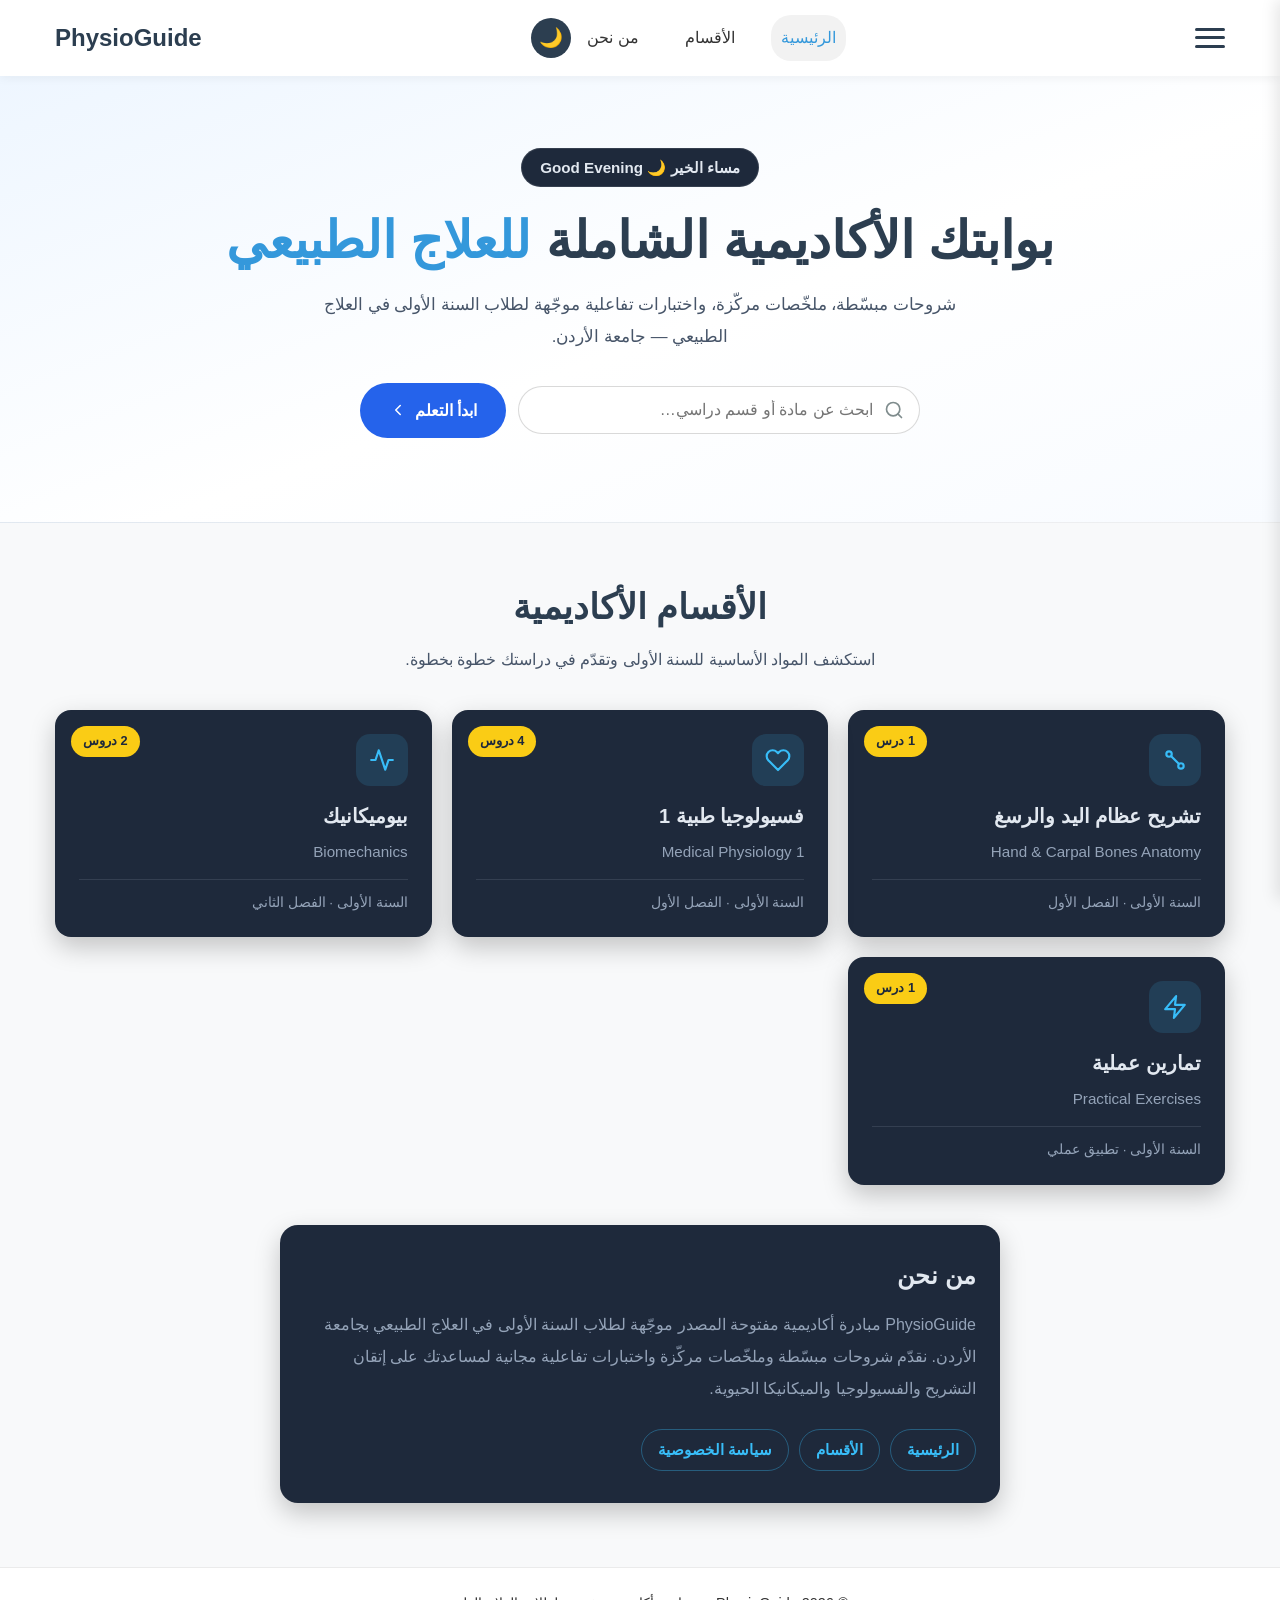
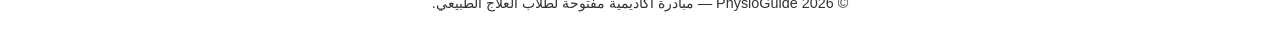
<file: index.html>
<!doctype html>
<html lang="ar" dir="rtl">
  <head>
    <meta charset="UTF-8" />
    <meta name="viewport" content="width=device-width, initial-scale=1.0" />
    <meta
      name="description"
      content="منصة PhysioGuide الأكاديمية — شروحات واختبارات تفاعلية لطلاب السنة الأولى في العلاج الطبيعي بجامعة الأردن."
    />
    <title>PhysioGuide — بوابتك الأكاديمية للعلاج الطبيعي</title>

    <link rel="preconnect" href="https://fonts.googleapis.com" />

    <link rel="stylesheet" href="css/style.css" />

    <script>
      if (localStorage.getItem("theme") === "dark") {
        document.documentElement.setAttribute("data-theme", "dark");
      }
    </script>
  </head>
  <body>
    <!-- ===== شريط التنقل العلوي ===== -->
    <header class="navbar">
      <div class="container navbar__container">
        <div class="navbar__logo">PhysioGuide</div>

        <nav class="navbar__nav" aria-label="التنقل الرئيسي">
          <a href="index.html" class="navbar__link navbar__link--active">الرئيسية</a>
          <a href="#categories" class="navbar__link">الأقسام</a>
          <a href="#about" class="navbar__link">من نحن</a>

          <button class="theme-toggle-btn sidebar-theme-btn" aria-label="تغيير الوضع">
            <span class="theme-icon">🌙</span>
          </button>
        </nav>

        <button class="hamburger-btn" id="mobile-menu-toggle" aria-label="افتح القائمة">
          <span class="hamburger-btn__line"></span>
          <span class="hamburger-btn__line"></span>
          <span class="hamburger-btn__line"></span>
        </button>
      </div>
    </header>

    <!-- ===== القائمة الجانبية (Drawer) ===== -->
    <aside class="mobile-sidebar" id="mobile-sidebar">
      <nav class="mobile-sidebar__nav">
        <a href="index.html" class="mobile-sidebar__link mobile-sidebar__link--active">
          <svg class="mobile-sidebar__icon" viewBox="0 0 24 24" fill="none" stroke="currentColor" stroke-width="2" stroke-linecap="round" stroke-linejoin="round" aria-hidden="true"><path d="M3 9l9-7 9 7v11a2 2 0 0 1-2 2H5a2 2 0 0 1-2-2z"></path><polyline points="9 22 9 12 15 12 15 22"></polyline></svg>
          <span>الرئيسية</span>
        </a>
        <a href="#categories" class="mobile-sidebar__link">
          <svg class="mobile-sidebar__icon" viewBox="0 0 24 24" fill="none" stroke="currentColor" stroke-width="2" stroke-linecap="round" stroke-linejoin="round" aria-hidden="true"><rect x="3" y="3" width="7" height="7" rx="1"></rect><rect x="14" y="3" width="7" height="7" rx="1"></rect><rect x="3" y="14" width="7" height="7" rx="1"></rect><rect x="14" y="14" width="7" height="7" rx="1"></rect></svg>
          <span>الأقسام الأكاديمية</span>
        </a>
        <a href="#categories" class="mobile-sidebar__link" data-filter="أناتومي">
          <svg class="mobile-sidebar__icon" viewBox="0 0 24 24" fill="none" stroke="currentColor" stroke-width="2" stroke-linecap="round" stroke-linejoin="round" aria-hidden="true"><circle cx="6.5" cy="6.5" r="2.5"></circle><circle cx="17.5" cy="17.5" r="2.5"></circle><line x1="8.75" y1="8.75" x2="15.25" y2="15.25"></line></svg>
          <span>أناتومي</span>
        </a>
        <a href="#categories" class="mobile-sidebar__link" data-filter="فسيولوجي">
          <svg class="mobile-sidebar__icon" viewBox="0 0 24 24" fill="none" stroke="currentColor" stroke-width="2" stroke-linecap="round" stroke-linejoin="round" aria-hidden="true"><path d="M20.84 4.61a5.5 5.5 0 0 0-7.78 0L12 5.67l-1.06-1.06a5.5 5.5 0 0 0-7.78 7.78l1.06 1.06L12 21.23l7.78-7.78 1.06-1.06a5.5 5.5 0 0 0 0-7.78z"></path></svg>
          <span>فسيولوجي</span>
        </a>
        <a href="#categories" class="mobile-sidebar__link" data-filter="تمارين">
          <svg class="mobile-sidebar__icon" viewBox="0 0 24 24" fill="none" stroke="currentColor" stroke-width="2" stroke-linecap="round" stroke-linejoin="round" aria-hidden="true"><polygon points="13 2 3 14 12 14 11 22 21 10 12 10 13 2"></polygon></svg>
          <span>تمارين</span>
        </a>
        <a href="#about" class="mobile-sidebar__link">
          <svg class="mobile-sidebar__icon" viewBox="0 0 24 24" fill="none" stroke="currentColor" stroke-width="2" stroke-linecap="round" stroke-linejoin="round" aria-hidden="true"><circle cx="12" cy="12" r="10"></circle><line x1="12" y1="16" x2="12" y2="12"></line><line x1="12" y1="8" x2="12.01" y2="8"></line></svg>
          <span>من نحن</span>
        </a>

        <div class="mobile-sidebar__theme-section">
          <span class="mobile-sidebar__theme-label">الوضع البصري:</span>
          <button class="theme-toggle-btn sidebar-theme-btn" aria-label="تغيير الوضع">
            <span class="theme-icon">🌙</span>
          </button>
        </div>
      </nav>
    </aside>

    <div class="overlay" id="sidebar-overlay"></div>

    <main>
      <!-- ===== قسم البطل (Hero) ===== -->
      <section class="hero" id="home">
        <div class="container hero__container">
          <span class="greeting-badge" id="greeting-badge" role="status" aria-live="polite"></span>

          <h1 class="hero__title">
            بوابتك الأكاديمية الشاملة
            <span class="hero__highlight">للعلاج الطبيعي</span>
          </h1>

          <p class="hero__subtitle">
            شروحات مبسّطة، ملخّصات مركّزة، واختبارات تفاعلية موجّهة لطلاب السنة
            الأولى في العلاج الطبيعي — جامعة الأردن.
          </p>

          <div class="hero__search">
            <div class="hero__search-field">
              <svg viewBox="0 0 24 24" fill="none" stroke="currentColor" stroke-width="2" stroke-linecap="round" stroke-linejoin="round" aria-hidden="true"><circle cx="11" cy="11" r="8"></circle><line x1="21" y1="21" x2="16.65" y2="16.65"></line></svg>
              <input type="search" id="category-search" class="hero__search-input" placeholder="ابحث عن مادة أو قسم دراسي…" aria-label="ابحث عن الأقسام الأكاديمية" autocomplete="off" />
            </div>
            <a href="reader.html" class="hero__cta">
              ابدأ التعلم
              <svg viewBox="0 0 24 24" fill="none" stroke="currentColor" stroke-width="2" stroke-linecap="round" stroke-linejoin="round" aria-hidden="true"><polyline points="15 18 9 12 15 6"></polyline></svg>
            </a>
          </div>
        </div>
      </section>

      <!-- ===== الأقسام الأكاديمية ===== -->
      <section class="categories" id="categories">
        <div class="container">
          <header class="section-head">
            <h2 class="section-head__title">الأقسام الأكاديمية</h2>
            <p class="section-head__subtitle">
              استكشف المواد الأساسية للسنة الأولى وتقدّم في دراستك خطوة بخطوة.
            </p>
          </header>

          <div class="categories-grid" id="categories-grid">
            <a href="reader.html" class="category-card" data-search="تشريح عظام اليد والرسغ hand carpal bones anatomy أناتومي رسغ">
              <span class="category-card__count">1 درس</span>
              <span class="category-card__icon">
                <svg viewBox="0 0 24 24" fill="none" stroke="currentColor" stroke-width="2" stroke-linecap="round" stroke-linejoin="round" aria-hidden="true"><circle cx="6.5" cy="6.5" r="2.5"></circle><circle cx="17.5" cy="17.5" r="2.5"></circle><line x1="8.75" y1="8.75" x2="15.25" y2="15.25"></line></svg>
              </span>
              <h3 class="category-card__title">تشريح عظام اليد والرسغ</h3>
              <p class="category-card__subtitle">Hand &amp; Carpal Bones Anatomy</p>
              <p class="category-card__meta">السنة الأولى · الفصل الأول</p>
            </a>

            <a href="reader.html" class="category-card" data-search="فسيولوجيا طبية physiology فسيولوجي">
              <span class="category-card__count">4 دروس</span>
              <span class="category-card__icon">
                <svg viewBox="0 0 24 24" fill="none" stroke="currentColor" stroke-width="2" stroke-linecap="round" stroke-linejoin="round" aria-hidden="true"><path d="M20.84 4.61a5.5 5.5 0 0 0-7.78 0L12 5.67l-1.06-1.06a5.5 5.5 0 0 0-7.78 7.78l1.06 1.06L12 21.23l7.78-7.78 1.06-1.06a5.5 5.5 0 0 0 0-7.78z"></path></svg>
              </span>
              <h3 class="category-card__title">فسيولوجيا طبية 1</h3>
              <p class="category-card__subtitle">Medical Physiology 1</p>
              <p class="category-card__meta">السنة الأولى · الفصل الأول</p>
            </a>

            <a href="reader.html" class="category-card" data-search="بيوميكانيك biomechanics ميكانيكا حيوية">
              <span class="category-card__count">2 دروس</span>
              <span class="category-card__icon">
                <svg viewBox="0 0 24 24" fill="none" stroke="currentColor" stroke-width="2" stroke-linecap="round" stroke-linejoin="round" aria-hidden="true"><polyline points="22 12 18 12 15 21 9 3 6 12 2 12"></polyline></svg>
              </span>
              <h3 class="category-card__title">بيوميكانيك</h3>
              <p class="category-card__subtitle">Biomechanics</p>
              <p class="category-card__meta">السنة الأولى · الفصل الثاني</p>
            </a>

            <a href="article.html" class="category-card" data-search="تمارين عملية practical exercises تمارين">
              <span class="category-card__count">1 درس</span>
              <span class="category-card__icon">
                <svg viewBox="0 0 24 24" fill="none" stroke="currentColor" stroke-width="2" stroke-linecap="round" stroke-linejoin="round" aria-hidden="true"><polygon points="13 2 3 14 12 14 11 22 21 10 12 10 13 2"></polygon></svg>
              </span>
              <h3 class="category-card__title">تمارين عملية</h3>
              <p class="category-card__subtitle">Practical Exercises</p>
              <p class="category-card__meta">السنة الأولى · تطبيق عملي</p>
            </a>
          </div>
        </div>
      </section>

      <!-- ===== من نحن ===== -->
      <section class="about" id="about">
        <div class="container">
          <article class="about-card">
            <h2 class="about-card__title">من نحن</h2>
            <p class="about-card__text">
              PhysioGuide مبادرة أكاديمية مفتوحة المصدر موجّهة لطلاب السنة الأولى
              في العلاج الطبيعي بجامعة الأردن. نقدّم شروحات مبسّطة وملخّصات مركّزة
              واختبارات تفاعلية مجانية لمساعدتك على إتقان التشريح والفسيولوجيا
              والميكانيكا الحيوية.
            </p>
            <nav class="about-card__links" aria-label="روابط سريعة">
              <a href="index.html">الرئيسية</a>
              <a href="#categories">الأقسام</a>
              <a href="#privacy">سياسة الخصوصية</a>
            </nav>
          </article>
        </div>
      </section>
    </main>

    <!-- ===== تذييل الموقع ===== -->
    <footer class="site-footer">
      <div class="container site-footer__container">
        <p>© 2026 PhysioGuide — مبادرة أكاديمية مفتوحة لطلاب العلاج الطبيعي.</p>
      </div>
    </footer>

    <!-- ===== زر التمرير الدائري ===== -->
    <button id="smartScrollBtn" class="scroll-btn scroll-btn--hidden" aria-label="الصعود إلى الأعلى">
      <svg class="scroll-btn__arrow" viewBox="0 0 24 24" fill="none" stroke="currentColor" stroke-width="2.5" stroke-linecap="round" stroke-linejoin="round" aria-hidden="true">
        <polyline points="18 15 12 9 6 15"></polyline>
      </svg>
    </button>

    <script src="js/script.js" type="module"></script>
  </body>
</html>
</file>
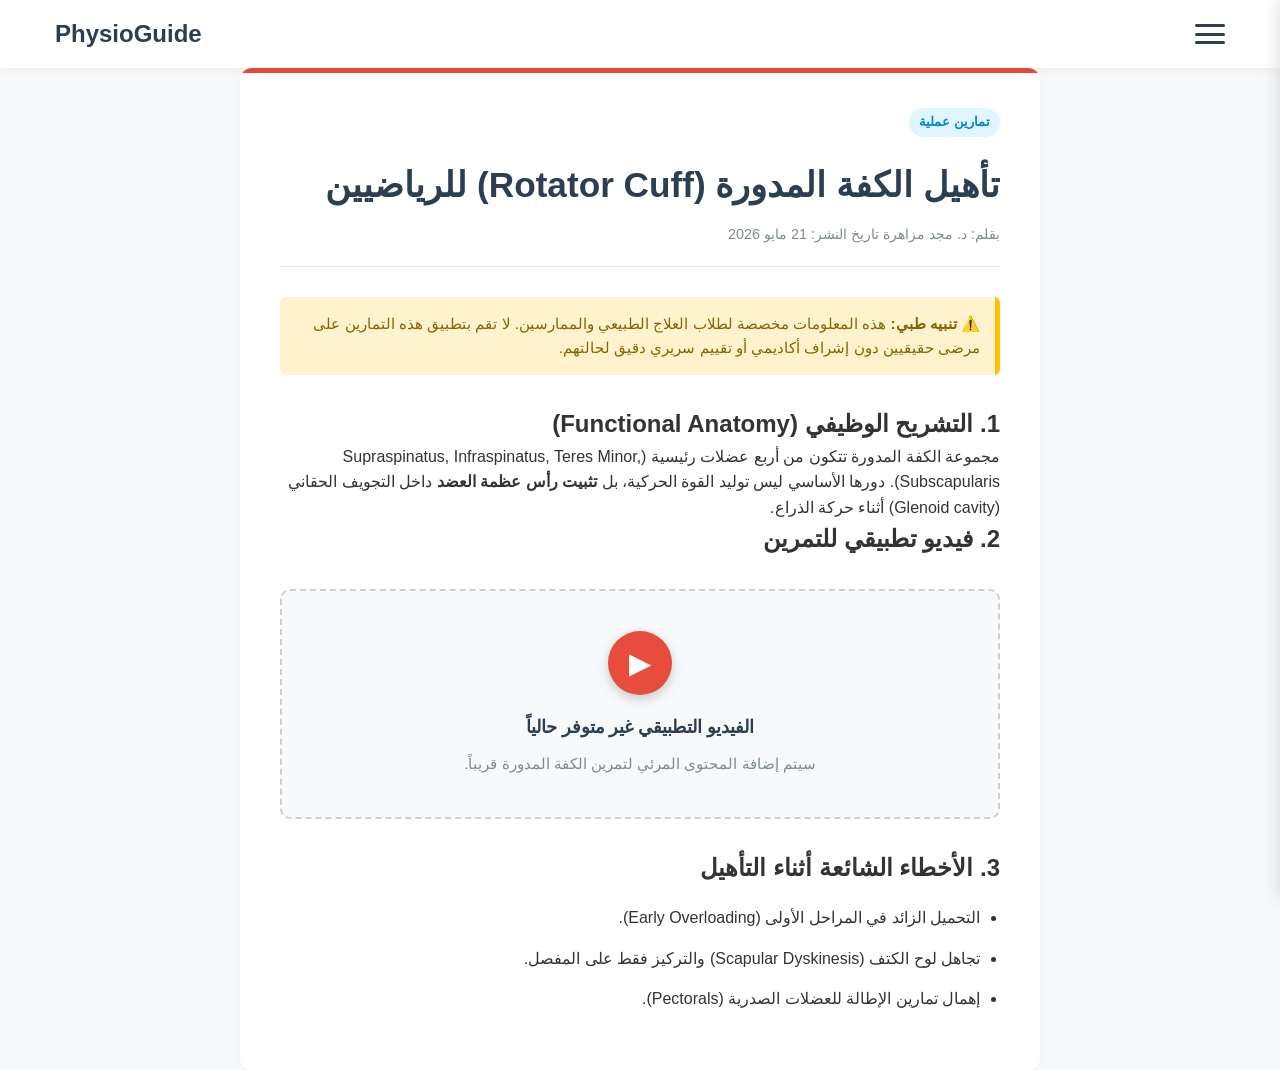
<file: article.html>
<!doctype html>
<html lang="ar" dir="rtl">
  <head>
    <meta charset="UTF-8" />
    <meta name="viewport" content="width=device-width, initial-scale=1.0" />
    <meta
      name="description"
      content="منصة PhysioGuide الأكاديمية - شروحات واختبارات تفاعلية لطلاب العلاج الطبيعي."
    />
    <title>PhysioGuide</title>

    <link rel="stylesheet" href="css/style.css" />

    <script>
      if (localStorage.getItem("theme") === "dark") {
        document.documentElement.setAttribute("data-theme", "dark");
      }
    </script>
  </head>

  <body>
    <header class="navbar">
      <div class="container navbar__container">
        <div class="navbar__logo">PhysioGuide</div>

        <button
          class="hamburger-btn"
          id="mobile-menu-toggle"
          aria-label="افتح القائمة"
        >
          <span class="hamburger-btn__line"></span>
          <span class="hamburger-btn__line"></span>
          <span class="hamburger-btn__line"></span>
        </button>
      </div>
    </header>

    <aside class="mobile-sidebar" id="mobile-sidebar">
      <nav class="mobile-sidebar__nav">
        <!+-+-+-+-+-+-+-+-+-+-+-+-+-+-+-+-+-+--+-+-+وين امو لهاض mobile-sidebar__nav؟؟؟>
        <a href="index.html" class="mobile-sidebar__link">الرئيسية</a>
        <a href="reader.html" class="mobile-sidebar__link">قارئ المحاضرات</a>
        <a href="#" class="mobile-sidebar__link">أناتومي</a>
        <a href="#" class="mobile-sidebar__link">فسيولوجي</a>
        <a href="#" class="mobile-sidebar__link">تمارين</a>

        <div class="mobile-sidebar__theme-section">
          <span class="mobile-sidebar__theme-label">الوضع البصري:</span>
          <button
            class="theme-toggle-btn sidebar-theme-btn"
            aria-label="تغيير الوضع"
          >
            <span class="theme-icon">🌙</span>
          </button>
        </div>
      </nav>
    </aside>

    <div class="overlay" id="sidebar-overlay"></div>

    <main class="container u-margin-top-md">
      <article class="article">
        <div class="article__progress-bar"></div>

        <header class="article__header">
          <span class="badge badge--primary">تمارين عملية</span>
          <h1 class="article__title">
            تأهيل الكفة المدورة (Rotator Cuff) للرياضيين
          </h1>
          <div class="article__meta">
            <span class="article__meta-item">بقلم: د. مجد مزاهرة</span>
            <span class="article__meta-item">تاريخ النشر: 21 مايو 2026</span>
          </div>
        </header>

        <div class="medical-disclaimer">
          <div class="medical-disclaimer__accent-line"></div>
          <p class="medical-disclaimer__text">
            <strong>⚠️ تنبيه طبي:</strong> هذه المعلومات مخصصة لطلاب العلاج
            الطبيعي والممارسين. لا تقم بتطبيق هذه التمارين على مرضى حقيقيين دون
            إشراف أكاديمي أو تقييم سريري دقيق لحالتهم.
          </p>
        </div>

        <div class="article__content">
          <h2>1. التشريح الوظيفي (Functional Anatomy)</h2>
          <p>
            مجموعة الكفة المدورة تتكون من أربع عضلات رئيسية (Supraspinatus,
            Infraspinatus, Teres Minor, Subscapularis). دورها الأساسي ليس توليد
            القوة الحركية، بل <strong>تثبيت رأس عظمة العضد</strong> داخل التجويف
            الحقاني (Glenoid cavity) أثناء حركة الذراع.
          </p>

          <h2>2. فيديو تطبيقي للتمرين</h2>
          <div
            class="video-placeholder"
            role="img"
            aria-label="مقطع فيديو تطبيقي"
          >
            <div class="video-placeholder__icon">▶</div>
            <p class="video-placeholder__title">
              الفيديو التطبيقي غير متوفر حالياً
            </p>
            <p class="video-placeholder__text">
              سيتم إضافة المحتوى المرئي لتمرين الكفة المدورة قريباً.
            </p>
          </div>

          <h2>3. الأخطاء الشائعة أثناء التأهيل</h2>
          <ul class="article__list">
            <li class="article__list-item">
              التحميل الزائد في المراحل الأولى (Early Overloading).
            </li>
            <li class="article__list-item">
              تجاهل لوح الكتف (Scapular Dyskinesis) والتركيز فقط على المفصل.
            </li>
            <li class="article__list-item">
              إهمال تمارين الإطالة للعضلات الصدرية (Pectorals).
            </li>
          </ul>
        </div>
      </article>
    </main>

    <button
      id="smartScrollBtn"
      class="scroll-btn scroll-btn--hidden"
      aria-label="تمرير الصفحة"
    >
      <svg
        viewBox="0 0 24 24"
        fill="none"
        stroke="currentColor"
        stroke-width="2"
        stroke-linecap="round"
        stroke-linejoin="round"
      >
        <polyline points="6 9 12 15 18 9"></polyline>
      </svg>
    </button>

    <script src="js/script.js" type="module"></script>
  </body>
</html>
</file>
<file: css/style.css>
@import url("variables.css");
@import url("base.css");
@import url("layout.css");
@import url("components/card.css");
@import url("components/hero.css");
@import url("components/categories.css");
@import url("components/article.css");
@import url("components/sidebar.css");
@import url("components/scroll.css");
@import url("components/reader.css");
@import url("components/quiz.css");
</file>
